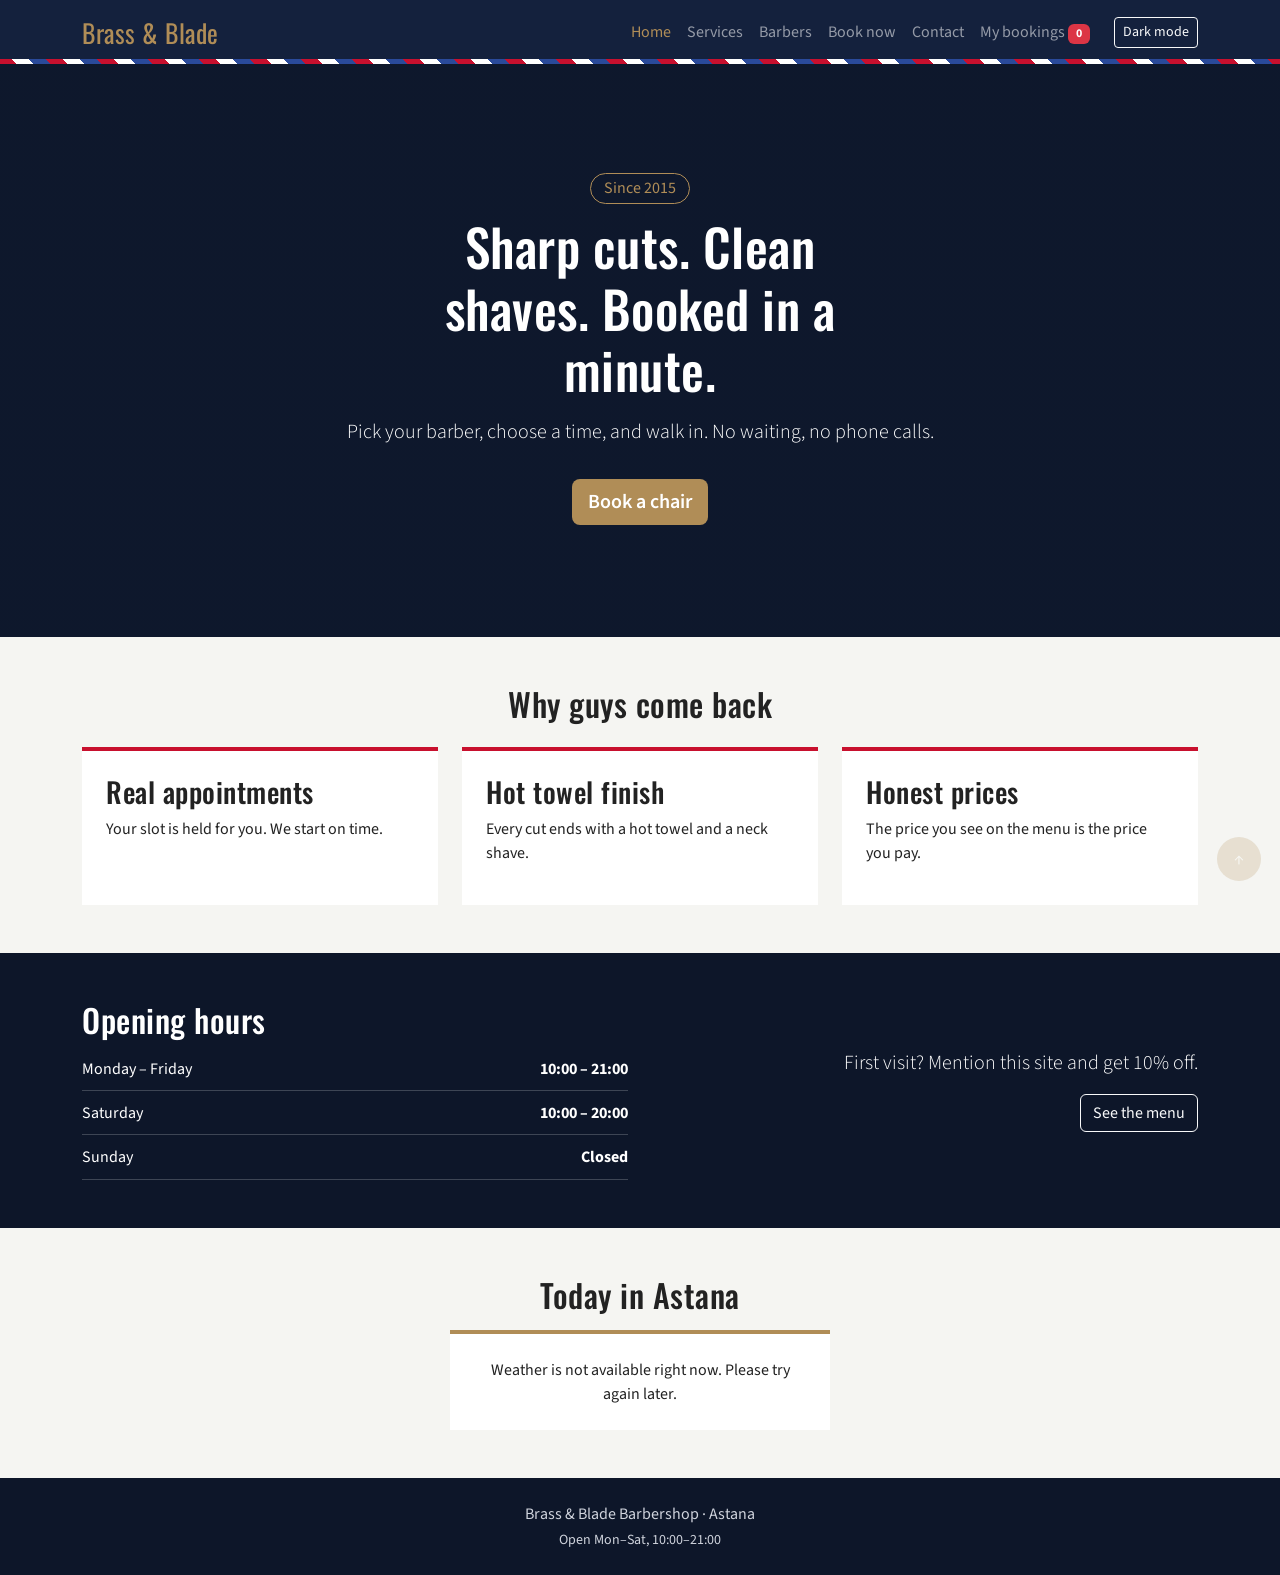
<file: index.html>
<!DOCTYPE html>
<html lang="en">
<head>
  <meta charset="UTF-8">
  <meta name="viewport" content="width=device-width, initial-scale=1">
  <title>Home | Brass &amp; Blade Barbershop</title>
  <link href="https://cdn.jsdelivr.net/npm/bootstrap@5.3.3/dist/css/bootstrap.min.css" rel="stylesheet">
  <link href="https://fonts.googleapis.com/css2?family=Oswald:wght@500;700&family=Source+Sans+3:wght@400;600&display=swap" rel="stylesheet">
  <link href="css/style.css" rel="stylesheet">
</head>
<body>
  <header id="site-header">
    <nav class="navbar navbar-expand-lg navbar-dark">
      <div class="container">
        <a class="navbar-brand" href="index.html">Brass &amp; Blade</a>
        <button class="navbar-toggler" type="button" data-bs-toggle="collapse" data-bs-target="#menu" aria-controls="menu" aria-expanded="false" aria-label="Toggle navigation"><span class="navbar-toggler-icon"></span></button>
        <div class="collapse navbar-collapse" id="menu"><ul class="navbar-nav ms-auto"><li class="nav-item"><a class="nav-link active" href="index.html">Home</a></li><li class="nav-item"><a class="nav-link" href="services.html">Services</a></li><li class="nav-item"><a class="nav-link" href="barbers.html">Barbers</a></li><li class="nav-item"><a class="nav-link" href="booking.html">Book now</a></li><li class="nav-item"><a class="nav-link" href="contact.html">Contact</a></li><li class="nav-item"><a class="nav-link" href="mybookings.html">My bookings <span class="badge bg-danger" id="booking-badge">0</span></a></li></ul>
          <button id="theme-toggle" class="btn btn-outline-light btn-sm ms-lg-3" type="button">Dark mode</button></div>
      </div>
    </nav>
  </header>
  <main>
    <section id="hero" class="text-center">
      <div class="container">
        <span class="hero-tag">Since 2015</span>
        <h1>Sharp cuts. Clean shaves. Booked in a minute.</h1>
        <p class="lead mx-auto">Pick your barber, choose a time, and walk in. No waiting, no phone calls.</p>
        <a href="booking.html" class="btn btn-brass btn-lg mt-3">Book a chair</a>
      </div>
    </section>
    <section class="py-5">
      <div class="container">
        <h2 class="text-center mb-4">Why guys come back</h2>
        <div class="features">
          <article class="feature"><h3>Real appointments</h3><p>Your slot is held for you. We start on time.</p></article>
          <article class="feature"><h3>Hot towel finish</h3><p>Every cut ends with a hot towel and a neck shave.</p></article>
          <article class="feature"><h3>Honest prices</h3><p>The price you see on the menu is the price you pay.</p></article>
        </div>
      </div>
    </section>
    <section class="py-5 bg-ink">
      <div class="container">
        <div class="row align-items-center g-4">
          <div class="col-md-6"><h2>Opening hours</h2>
            <ul class="list-unstyled hours mb-0">
              <li><span>Monday &ndash; Friday</span><strong>10:00 &ndash; 21:00</strong></li>
              <li><span>Saturday</span><strong>10:00 &ndash; 20:00</strong></li>
              <li><span>Sunday</span><strong>Closed</strong></li>
            </ul></div>
          <div class="col-md-6 text-md-end"><p class="lead">First visit? Mention this site and get 10% off.</p><a href="services.html" class="btn btn-outline-light">See the menu</a></div>
        </div>
      </div>
    </section>
    <section class="py-5">
      <div class="container text-center">
        <h2 class="mb-3">Today in Astana</h2>
        <div id="weather" class="weather-card mx-auto" aria-live="polite">Loading weather...</div>
      </div>
    </section>
  </main>
  <footer class="text-center py-4">
    <div class="container">
      <p class="mb-1">Brass &amp; Blade Barbershop &middot; Astana</p>
      <p class="mb-0 small">Open Mon&ndash;Sat, 10:00&ndash;21:00</p>
    </div>
  </footer>
  <button id="back-top" type="button" aria-label="Back to top">&uarr;</button>
  <script src="https://cdn.jsdelivr.net/npm/bootstrap@5.3.3/dist/js/bootstrap.bundle.min.js"></script>
  <script src="https://code.jquery.com/jquery-3.7.1.min.js"></script>
  <script src="js/app.js"></script>
  <script src="js/models.js"></script>
  <script src="js/api.js"></script>
  <script src="js/final.js"></script>
  <script src="js/jq.js"></script>
</body>
</html>
</file>
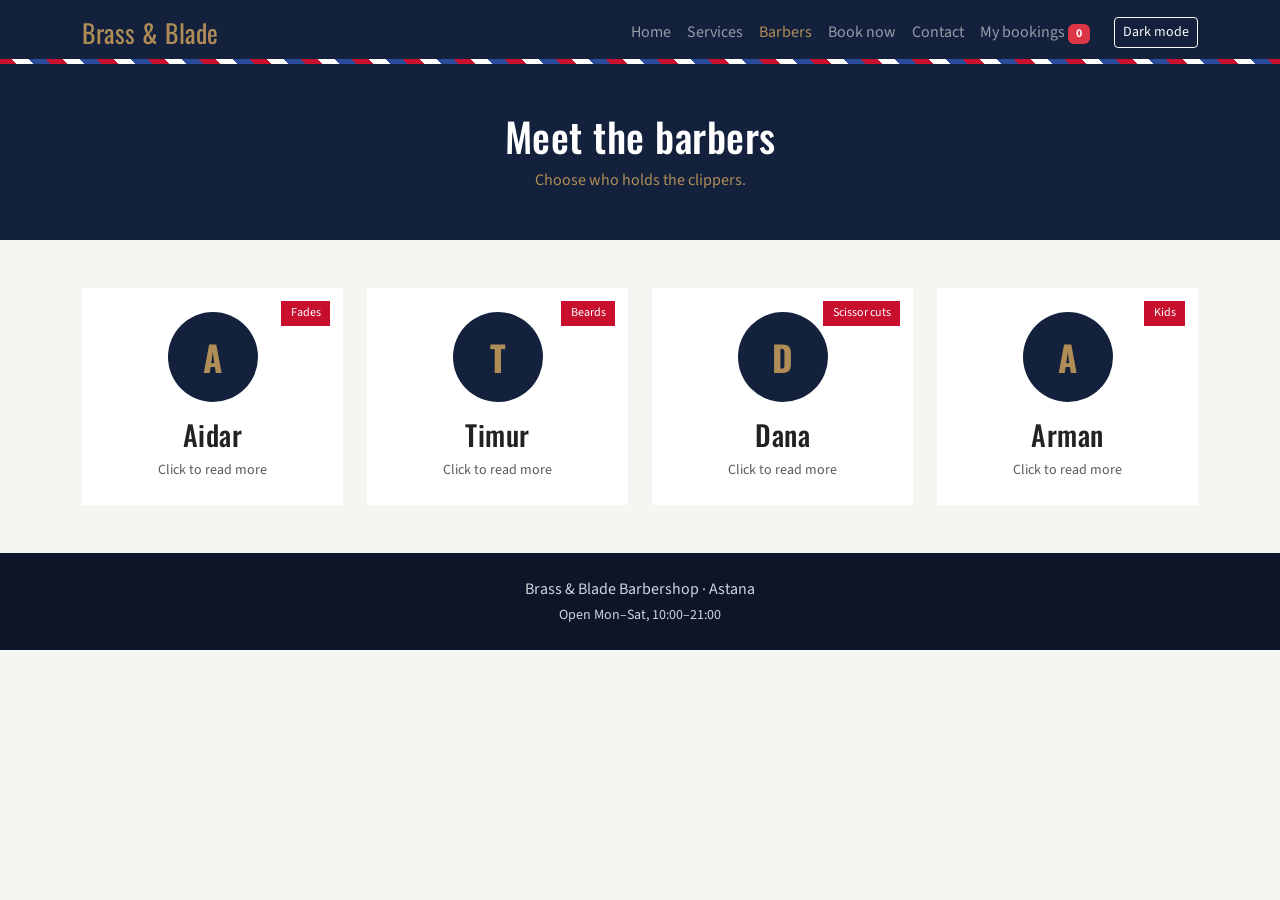
<file: barbers.html>
<!DOCTYPE html>
<html lang="en">
<head>
  <meta charset="UTF-8">
  <meta name="viewport" content="width=device-width, initial-scale=1">
  <title>Barbers | Brass &amp; Blade Barbershop</title>
  <link href="https://cdn.jsdelivr.net/npm/bootstrap@5.3.3/dist/css/bootstrap.min.css" rel="stylesheet">
  <link href="https://fonts.googleapis.com/css2?family=Oswald:wght@500;700&family=Source+Sans+3:wght@400;600&display=swap" rel="stylesheet">
  <link href="css/style.css" rel="stylesheet">
</head>
<body>
  <header id="site-header">
    <nav class="navbar navbar-expand-lg navbar-dark">
      <div class="container">
        <a class="navbar-brand" href="index.html">Brass &amp; Blade</a>
        <button class="navbar-toggler" type="button" data-bs-toggle="collapse" data-bs-target="#menu" aria-controls="menu" aria-expanded="false" aria-label="Toggle navigation"><span class="navbar-toggler-icon"></span></button>
        <div class="collapse navbar-collapse" id="menu"><ul class="navbar-nav ms-auto"><li class="nav-item"><a class="nav-link" href="index.html">Home</a></li><li class="nav-item"><a class="nav-link" href="services.html">Services</a></li><li class="nav-item"><a class="nav-link active" href="barbers.html">Barbers</a></li><li class="nav-item"><a class="nav-link" href="booking.html">Book now</a></li><li class="nav-item"><a class="nav-link" href="contact.html">Contact</a></li><li class="nav-item"><a class="nav-link" href="mybookings.html">My bookings <span class="badge bg-danger" id="booking-badge">0</span></a></li></ul>
          <button id="theme-toggle" class="btn btn-outline-light btn-sm ms-lg-3" type="button">Dark mode</button></div>
      </div>
    </nav>
  </header>
  <main>
    <section class="page-title"><div class="container"><h1>Meet the barbers</h1><p>Choose who holds the clippers.</p></div></section>
    <section class="py-5">
      <div class="container">
        <div class="barber-grid" id="barber-grid"></div>
      </div>
    </section>
  </main>
  <footer class="text-center py-4">
    <div class="container">
      <p class="mb-1">Brass &amp; Blade Barbershop &middot; Astana</p>
      <p class="mb-0 small">Open Mon&ndash;Sat, 10:00&ndash;21:00</p>
    </div>
  </footer>
  <button id="back-top" type="button" aria-label="Back to top">&uarr;</button>
  <script src="https://cdn.jsdelivr.net/npm/bootstrap@5.3.3/dist/js/bootstrap.bundle.min.js"></script>
  <script src="https://code.jquery.com/jquery-3.7.1.min.js"></script>
  <script src="js/app.js"></script>
  <script src="js/models.js"></script>
  <script src="js/api.js"></script>
  <script src="js/final.js"></script>
  <script src="js/jq.js"></script>
</body>
</html>
</file>
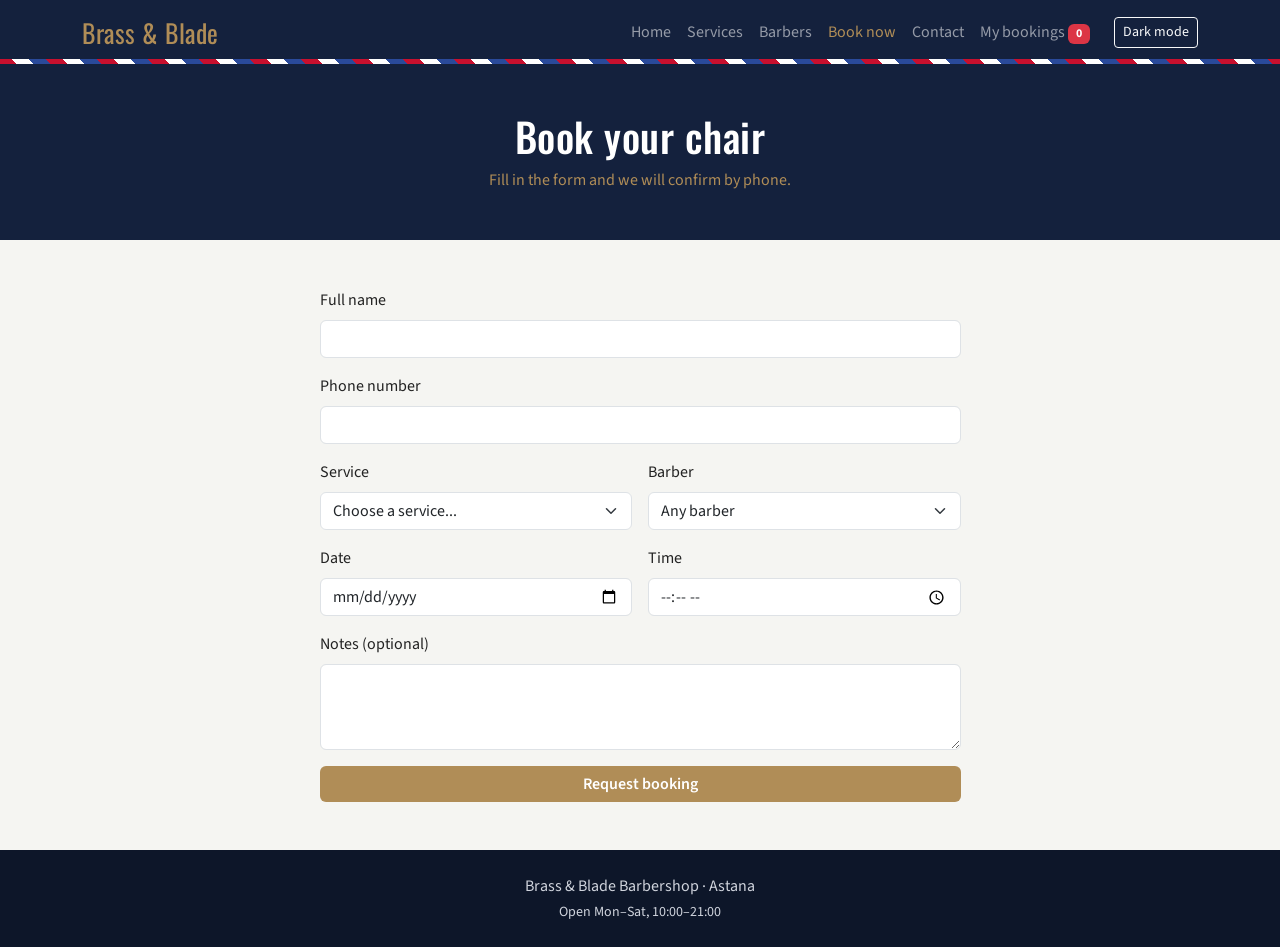
<file: booking.html>
<!DOCTYPE html>
<html lang="en">
<head>
  <meta charset="UTF-8">
  <meta name="viewport" content="width=device-width, initial-scale=1">
  <title>Book now | Brass &amp; Blade Barbershop</title>
  <link href="https://cdn.jsdelivr.net/npm/bootstrap@5.3.3/dist/css/bootstrap.min.css" rel="stylesheet">
  <link href="https://fonts.googleapis.com/css2?family=Oswald:wght@500;700&family=Source+Sans+3:wght@400;600&display=swap" rel="stylesheet">
  <link href="css/style.css" rel="stylesheet">
</head>
<body>
  <header id="site-header">
    <nav class="navbar navbar-expand-lg navbar-dark">
      <div class="container">
        <a class="navbar-brand" href="index.html">Brass &amp; Blade</a>
        <button class="navbar-toggler" type="button" data-bs-toggle="collapse" data-bs-target="#menu" aria-controls="menu" aria-expanded="false" aria-label="Toggle navigation"><span class="navbar-toggler-icon"></span></button>
        <div class="collapse navbar-collapse" id="menu"><ul class="navbar-nav ms-auto"><li class="nav-item"><a class="nav-link" href="index.html">Home</a></li><li class="nav-item"><a class="nav-link" href="services.html">Services</a></li><li class="nav-item"><a class="nav-link" href="barbers.html">Barbers</a></li><li class="nav-item"><a class="nav-link active" href="booking.html">Book now</a></li><li class="nav-item"><a class="nav-link" href="contact.html">Contact</a></li><li class="nav-item"><a class="nav-link" href="mybookings.html">My bookings <span class="badge bg-danger" id="booking-badge">0</span></a></li></ul>
          <button id="theme-toggle" class="btn btn-outline-light btn-sm ms-lg-3" type="button">Dark mode</button></div>
      </div>
    </nav>
  </header>
  <main>
    <section class="page-title"><div class="container"><h1>Book your chair</h1><p>Fill in the form and we will confirm by phone.</p></div></section>
    <section class="py-5">
      <div class="container">
        <div class="row justify-content-center">
          <div class="col-lg-7">
            <div id="booking-success" class="alert alert-success" role="alert" hidden></div>
            <form id="booking-form" action="#" method="post" novalidate>
              <div class="mb-3"><label for="name" class="form-label">Full name</label><input type="text" class="form-control" id="name" name="name" required><div class="invalid-feedback"></div></div>
              <div class="mb-3"><label for="phone" class="form-label">Phone number</label><input type="tel" class="form-control" id="phone" name="phone" required><div class="invalid-feedback"></div></div>
              <div class="row g-3 mb-3">
                <div class="col-sm-6"><label for="service" class="form-label">Service</label>
                  <select class="form-select" id="service" name="service"></select><div class="invalid-feedback"></div></div>
                <div class="col-sm-6"><label for="barber" class="form-label">Barber</label>
                  <select class="form-select" id="barber" name="barber"></select></div>
              </div>
              <div class="row g-3 mb-3">
                <div class="col-sm-6"><label for="date" class="form-label">Date</label><input type="date" class="form-control" id="date" name="date" required><div class="invalid-feedback"></div></div>
                <div class="col-sm-6"><label for="time" class="form-label">Time</label><input type="time" class="form-control" id="time" name="time" min="10:00" max="20:00" required><div class="invalid-feedback"></div></div>
              </div>
              <p id="price-summary" class="fw-semibold"></p>
              <div class="mb-3"><label for="notes" class="form-label">Notes (optional)</label><textarea class="form-control" id="notes" name="notes" rows="3"></textarea></div>
              <button type="submit" class="btn btn-brass w-100">Request booking</button>
            </form>
          </div>
        </div>
      </div>
    </section>
  </main>
  <footer class="text-center py-4">
    <div class="container">
      <p class="mb-1">Brass &amp; Blade Barbershop &middot; Astana</p>
      <p class="mb-0 small">Open Mon&ndash;Sat, 10:00&ndash;21:00</p>
    </div>
  </footer>
  <button id="back-top" type="button" aria-label="Back to top">&uarr;</button>
  <script src="https://cdn.jsdelivr.net/npm/bootstrap@5.3.3/dist/js/bootstrap.bundle.min.js"></script>
  <script src="https://code.jquery.com/jquery-3.7.1.min.js"></script>
  <script src="js/app.js"></script>
  <script src="js/models.js"></script>
  <script src="js/api.js"></script>
  <script src="js/final.js"></script>
  <script src="js/jq.js"></script>
</body>
</html>
</file>
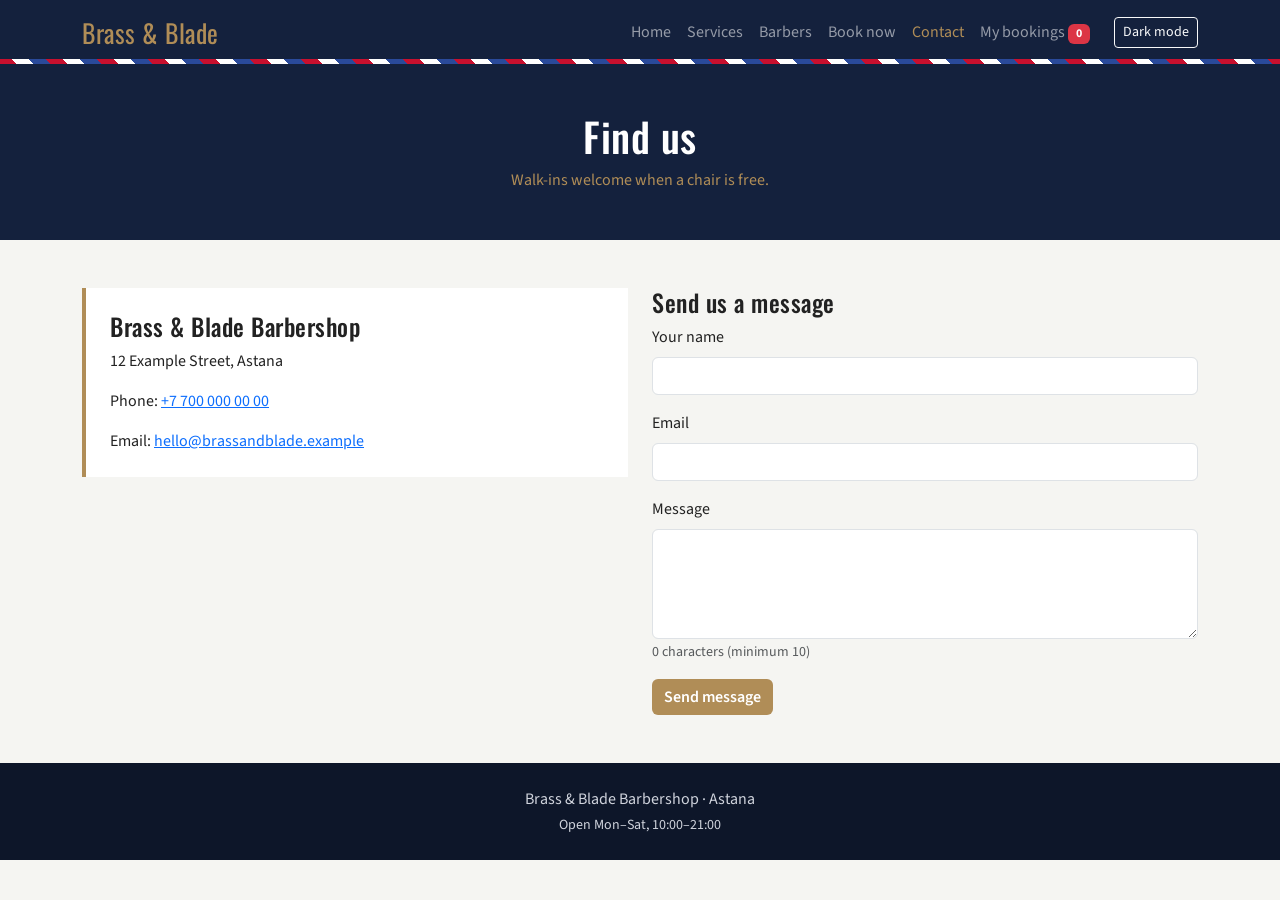
<file: contact.html>
<!DOCTYPE html>
<html lang="en">
<head>
  <meta charset="UTF-8">
  <meta name="viewport" content="width=device-width, initial-scale=1">
  <title>Contact | Brass &amp; Blade Barbershop</title>
  <link href="https://cdn.jsdelivr.net/npm/bootstrap@5.3.3/dist/css/bootstrap.min.css" rel="stylesheet">
  <link href="https://fonts.googleapis.com/css2?family=Oswald:wght@500;700&family=Source+Sans+3:wght@400;600&display=swap" rel="stylesheet">
  <link href="css/style.css" rel="stylesheet">
</head>
<body>
  <header id="site-header">
    <nav class="navbar navbar-expand-lg navbar-dark">
      <div class="container">
        <a class="navbar-brand" href="index.html">Brass &amp; Blade</a>
        <button class="navbar-toggler" type="button" data-bs-toggle="collapse" data-bs-target="#menu" aria-controls="menu" aria-expanded="false" aria-label="Toggle navigation"><span class="navbar-toggler-icon"></span></button>
        <div class="collapse navbar-collapse" id="menu"><ul class="navbar-nav ms-auto"><li class="nav-item"><a class="nav-link" href="index.html">Home</a></li><li class="nav-item"><a class="nav-link" href="services.html">Services</a></li><li class="nav-item"><a class="nav-link" href="barbers.html">Barbers</a></li><li class="nav-item"><a class="nav-link" href="booking.html">Book now</a></li><li class="nav-item"><a class="nav-link active" href="contact.html">Contact</a></li><li class="nav-item"><a class="nav-link" href="mybookings.html">My bookings <span class="badge bg-danger" id="booking-badge">0</span></a></li></ul>
          <button id="theme-toggle" class="btn btn-outline-light btn-sm ms-lg-3" type="button">Dark mode</button></div>
      </div>
    </nav>
  </header>
  <main>
    <section class="page-title"><div class="container"><h1>Find us</h1><p>Walk-ins welcome when a chair is free.</p></div></section>
    <section class="py-5">
      <div class="container">
        <div class="row g-4">
          <div class="col-md-6">
            <address class="contact-card">
              <h2 class="h4">Brass &amp; Blade Barbershop</h2>
              <p>12 Example Street, Astana</p>
              <p>Phone: <a href="tel:+77000000000">+7 700 000 00 00</a></p>
              <p class="mb-0">Email: <a href="mailto:hello@brassandblade.example">hello@brassandblade.example</a></p>
            </address>
          </div>
          <div class="col-md-6">
            <div id="contact-success" class="alert alert-success" role="alert" hidden>Thank you! Your message was sent.</div>
            <form id="feedback-form" action="#" method="post" novalidate>
              <h2 class="h4">Send us a message</h2>
              <div class="mb-3"><label for="fname" class="form-label">Your name</label><input type="text" class="form-control" id="fname" name="fname" required><div class="invalid-feedback"></div></div>
              <div class="mb-3"><label for="email" class="form-label">Email</label><input type="email" class="form-control" id="email" name="email" required><div class="invalid-feedback"></div></div>
              <div class="mb-3"><label for="msg" class="form-label">Message</label><textarea class="form-control" id="msg" name="msg" rows="4" required></textarea><small id="msg-count" class="text-muted">0 characters (minimum 10)</small><div class="invalid-feedback"></div></div>
              <button type="submit" class="btn btn-brass">Send message</button>
            </form>
          </div>
        </div>
      </div>
    </section>
  </main>
  <footer class="text-center py-4">
    <div class="container">
      <p class="mb-1">Brass &amp; Blade Barbershop &middot; Astana</p>
      <p class="mb-0 small">Open Mon&ndash;Sat, 10:00&ndash;21:00</p>
    </div>
  </footer>
  <button id="back-top" type="button" aria-label="Back to top">&uarr;</button>
  <script src="https://cdn.jsdelivr.net/npm/bootstrap@5.3.3/dist/js/bootstrap.bundle.min.js"></script>
  <script src="https://code.jquery.com/jquery-3.7.1.min.js"></script>
  <script src="js/app.js"></script>
  <script src="js/models.js"></script>
  <script src="js/api.js"></script>
  <script src="js/final.js"></script>
  <script src="js/jq.js"></script>
</body>
</html>
</file>
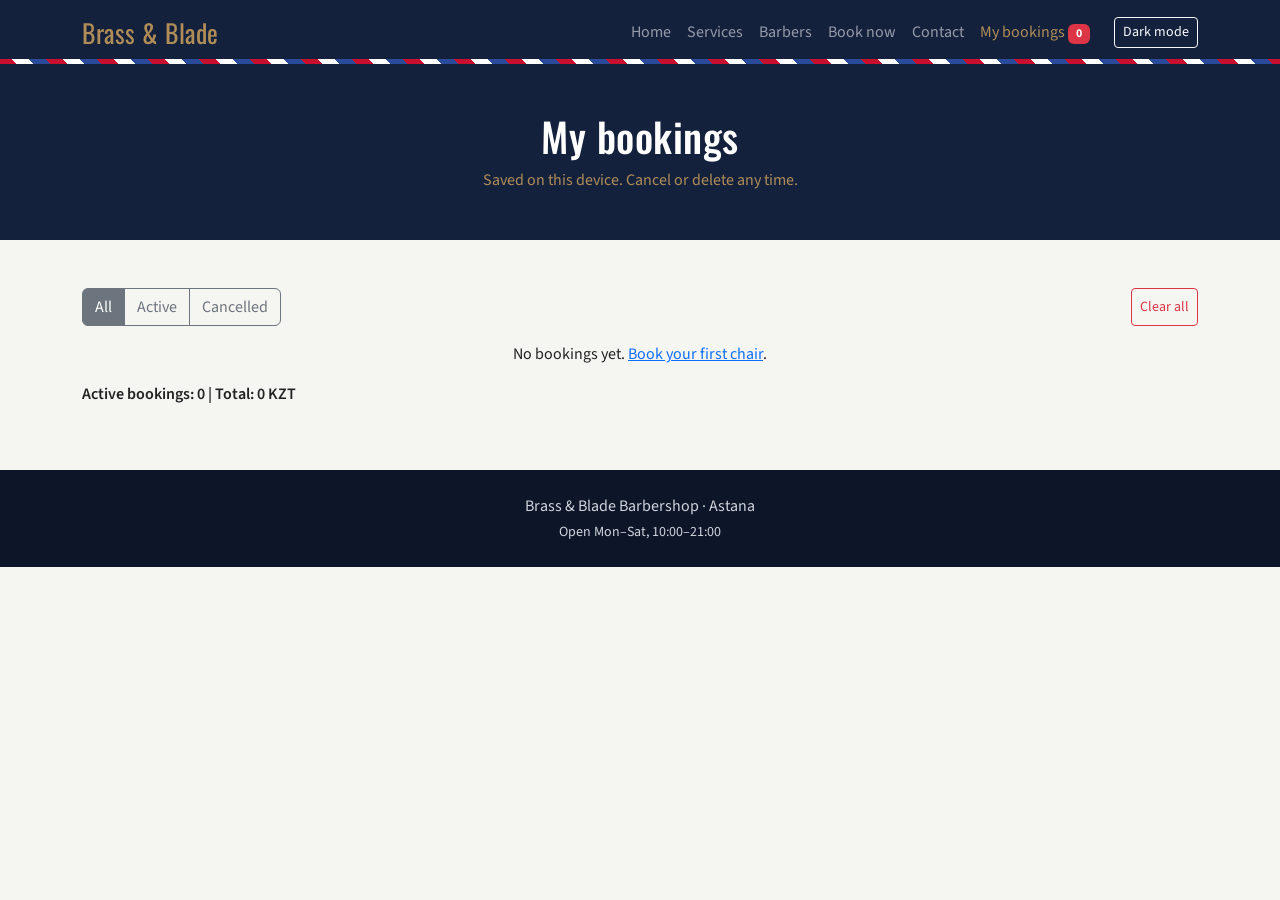
<file: mybookings.html>
<!DOCTYPE html>
<html lang="en">
<head>
  <meta charset="UTF-8">
  <meta name="viewport" content="width=device-width, initial-scale=1">
  <title>My bookings | Brass &amp; Blade Barbershop</title>
  <link href="https://cdn.jsdelivr.net/npm/bootstrap@5.3.3/dist/css/bootstrap.min.css" rel="stylesheet">
  <link href="https://fonts.googleapis.com/css2?family=Oswald:wght@500;700&family=Source+Sans+3:wght@400;600&display=swap" rel="stylesheet">
  <link href="css/style.css" rel="stylesheet">
</head>
<body>
  <header id="site-header">
    <nav class="navbar navbar-expand-lg navbar-dark">
      <div class="container">
        <a class="navbar-brand" href="index.html">Brass &amp; Blade</a>
        <button class="navbar-toggler" type="button" data-bs-toggle="collapse" data-bs-target="#menu" aria-controls="menu" aria-expanded="false" aria-label="Toggle navigation"><span class="navbar-toggler-icon"></span></button>
        <div class="collapse navbar-collapse" id="menu"><ul class="navbar-nav ms-auto"><li class="nav-item"><a class="nav-link" href="index.html">Home</a></li><li class="nav-item"><a class="nav-link" href="services.html">Services</a></li><li class="nav-item"><a class="nav-link" href="barbers.html">Barbers</a></li><li class="nav-item"><a class="nav-link" href="booking.html">Book now</a></li><li class="nav-item"><a class="nav-link" href="contact.html">Contact</a></li><li class="nav-item"><a class="nav-link active" href="mybookings.html" aria-current="page">My bookings <span class="badge bg-danger" id="booking-badge">0</span></a></li></ul>
          <button id="theme-toggle" class="btn btn-outline-light btn-sm ms-lg-3" type="button">Dark mode</button></div>
      </div>
    </nav>
  </header>
  <main>
    <section class="page-title"><div class="container"><h1>My bookings</h1><p>Saved on this device. Cancel or delete any time.</p></div></section>
    <section class="py-5">
      <div class="container">
        <div class="d-flex flex-wrap gap-2 justify-content-between mb-3">
          <div class="btn-group" id="status-filter" role="group" aria-label="Filter by status">
            <button type="button" class="btn btn-outline-secondary active" data-status="all">All</button>
            <button type="button" class="btn btn-outline-secondary" data-status="active">Active</button>
            <button type="button" class="btn btn-outline-secondary" data-status="cancelled">Cancelled</button>
          </div>
          <button type="button" id="clear-all" class="btn btn-outline-danger btn-sm">Clear all</button>
        </div>
        <div class="table-responsive">
          <table class="table table-striped align-middle" id="bookings-table">
            <thead><tr><th>Ref</th><th>Date</th><th>Time</th><th>Service</th><th>Barber</th><th>Price</th><th>Status</th><th>Actions</th></tr></thead>
            <tbody id="bookings-body"></tbody>
          </table>
        </div>
        <p id="bookings-empty" class="text-center">No bookings yet. <a href="booking.html">Book your first chair</a>.</p>
        <p id="bookings-stats" class="fw-semibold"></p>
      </div>
    </section>
  </main>
  <footer class="text-center py-4">
    <div class="container">
      <p class="mb-1">Brass &amp; Blade Barbershop &middot; Astana</p>
      <p class="mb-0 small">Open Mon&ndash;Sat, 10:00&ndash;21:00</p>
    </div>
  </footer>
  <button id="back-top" type="button" aria-label="Back to top">&uarr;</button>
  <script src="https://cdn.jsdelivr.net/npm/bootstrap@5.3.3/dist/js/bootstrap.bundle.min.js"></script>
  <script src="https://code.jquery.com/jquery-3.7.1.min.js"></script>
  <script src="js/app.js"></script>
  <script src="js/models.js"></script>
  <script src="js/api.js"></script>
  <script src="js/final.js"></script>
  <script src="js/jq.js"></script>
</body>
</html>
</file>
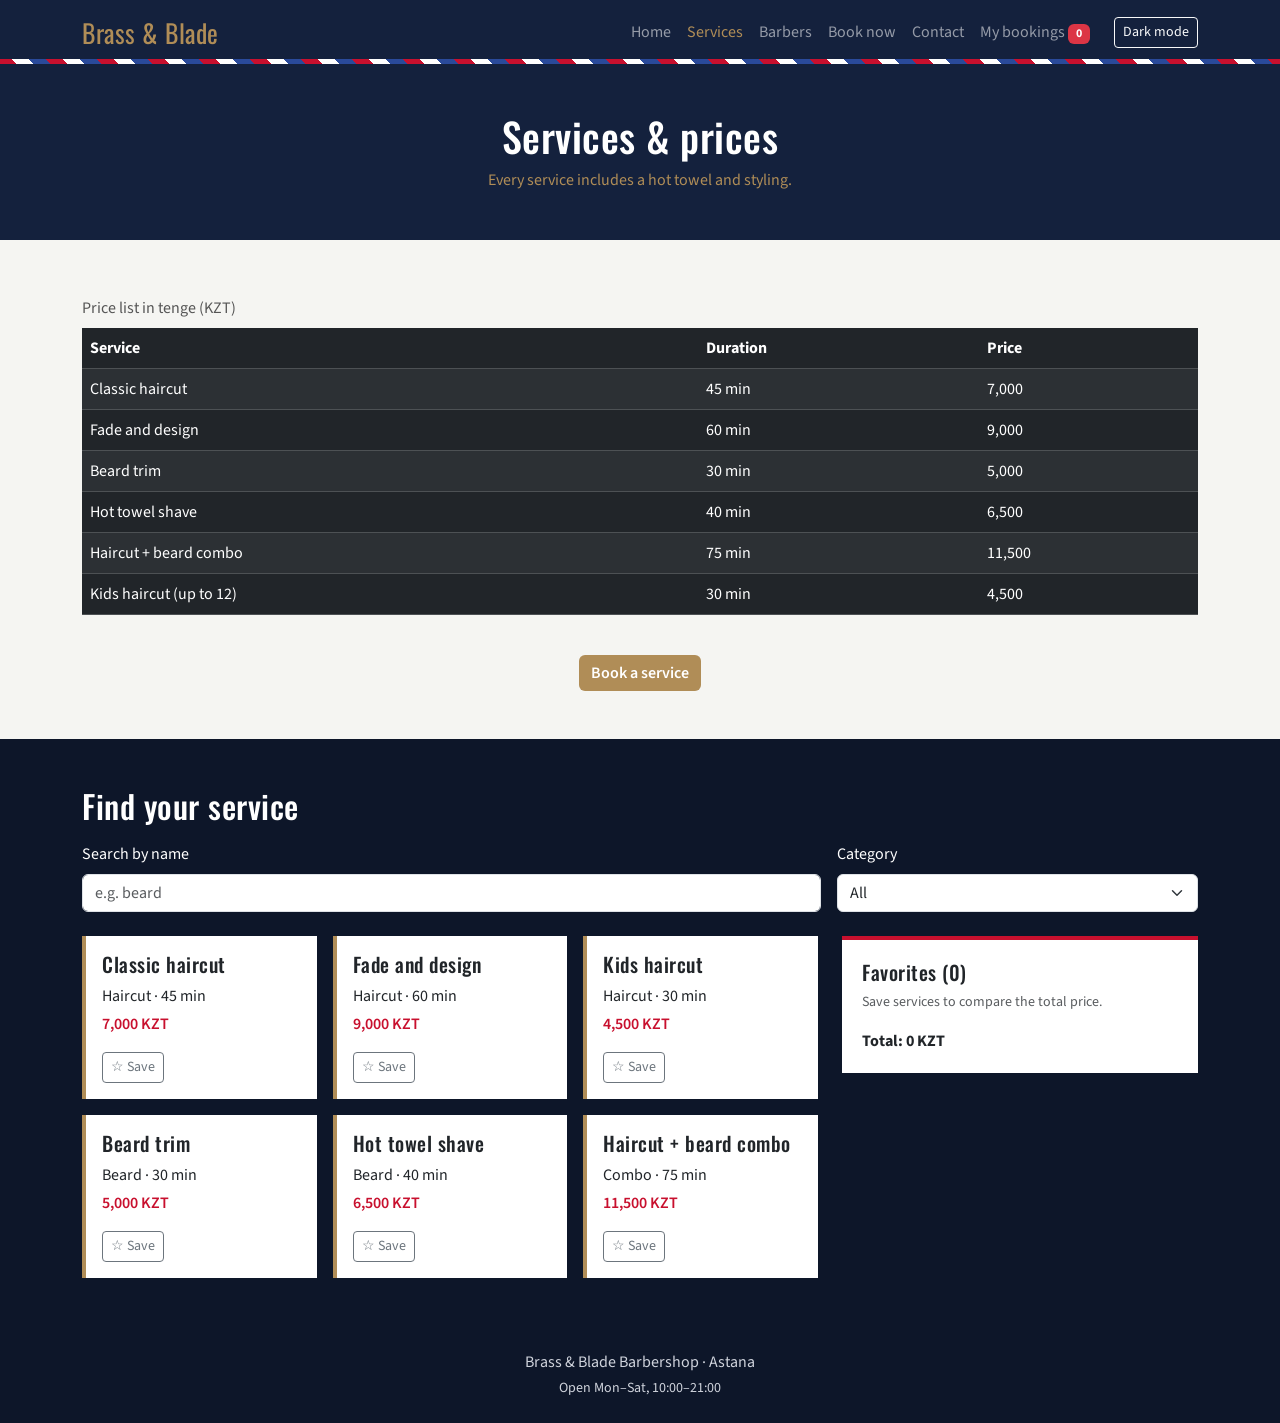
<file: services.html>
<!DOCTYPE html>
<html lang="en">
<head>
  <meta charset="UTF-8">
  <meta name="viewport" content="width=device-width, initial-scale=1">
  <title>Services | Brass &amp; Blade Barbershop</title>
  <link href="https://cdn.jsdelivr.net/npm/bootstrap@5.3.3/dist/css/bootstrap.min.css" rel="stylesheet">
  <link href="https://fonts.googleapis.com/css2?family=Oswald:wght@500;700&family=Source+Sans+3:wght@400;600&display=swap" rel="stylesheet">
  <link href="css/style.css" rel="stylesheet">
</head>
<body>
  <header id="site-header">
    <nav class="navbar navbar-expand-lg navbar-dark">
      <div class="container">
        <a class="navbar-brand" href="index.html">Brass &amp; Blade</a>
        <button class="navbar-toggler" type="button" data-bs-toggle="collapse" data-bs-target="#menu" aria-controls="menu" aria-expanded="false" aria-label="Toggle navigation"><span class="navbar-toggler-icon"></span></button>
        <div class="collapse navbar-collapse" id="menu"><ul class="navbar-nav ms-auto"><li class="nav-item"><a class="nav-link" href="index.html">Home</a></li><li class="nav-item"><a class="nav-link active" href="services.html">Services</a></li><li class="nav-item"><a class="nav-link" href="barbers.html">Barbers</a></li><li class="nav-item"><a class="nav-link" href="booking.html">Book now</a></li><li class="nav-item"><a class="nav-link" href="contact.html">Contact</a></li><li class="nav-item"><a class="nav-link" href="mybookings.html">My bookings <span class="badge bg-danger" id="booking-badge">0</span></a></li></ul>
          <button id="theme-toggle" class="btn btn-outline-light btn-sm ms-lg-3" type="button">Dark mode</button></div>
      </div>
    </nav>
  </header>
  <main>
    <section class="page-title"><div class="container"><h1>Services &amp; prices</h1><p>Every service includes a hot towel and styling.</p></div></section>
    <section class="py-5">
      <div class="container">
        <div class="table-responsive">
          <table class="table table-dark table-striped align-middle" id="price-table">
            <caption>Price list in tenge (KZT)</caption>
            <thead><tr><th scope="col">Service</th><th scope="col">Duration</th><th scope="col">Price</th></tr></thead>
            <tbody>
              <tr><td>Classic haircut</td><td>45 min</td><td>7,000</td></tr>
              <tr><td>Fade and design</td><td>60 min</td><td>9,000</td></tr>
              <tr><td>Beard trim</td><td>30 min</td><td>5,000</td></tr>
              <tr><td>Hot towel shave</td><td>40 min</td><td>6,500</td></tr>
              <tr><td>Haircut + beard combo</td><td>75 min</td><td>11,500</td></tr>
              <tr><td>Kids haircut (up to 12)</td><td>30 min</td><td>4,500</td></tr>
            </tbody>
          </table>
        </div>
        <div class="text-center mt-4"><a href="booking.html" class="btn btn-brass">Book a service</a></div>
      </div>
    </section>
    <section class="py-5 bg-ink">
      <div class="container">
        <h2 class="mb-3">Find your service</h2>
        <div class="row g-3 mb-4">
          <div class="col-md-8"><label for="search" class="form-label">Search by name</label><input type="search" id="search" class="form-control" placeholder="e.g. beard"></div>
          <div class="col-md-4"><label for="category" class="form-label">Category</label>
            <select id="category" class="form-select"><option>All</option><option>Haircut</option><option>Beard</option><option>Combo</option></select></div>
        </div>
        <div class="row g-4">
          <div class="col-lg-8"><div class="service-grid text-body" id="service-list"></div></div>
          <div class="col-lg-4"><aside id="fav-panel" class="text-body">
            <h3 class="h5">Favorites (<span id="fav-count">0</span>)</h3>
            <p id="fav-empty" class="text-muted small">Save services to compare the total price.</p>
            <ul id="fav-list"></ul>
            <p class="mb-0"><strong>Total: <span id="fav-total">0 KZT</span></strong></p>
          </aside></div>
        </div>
      </div>
    </section>
  </main>
  <footer class="text-center py-4">
    <div class="container">
      <p class="mb-1">Brass &amp; Blade Barbershop &middot; Astana</p>
      <p class="mb-0 small">Open Mon&ndash;Sat, 10:00&ndash;21:00</p>
    </div>
  </footer>
  <button id="back-top" type="button" aria-label="Back to top">&uarr;</button>
  <script src="https://cdn.jsdelivr.net/npm/bootstrap@5.3.3/dist/js/bootstrap.bundle.min.js"></script>
  <script src="https://code.jquery.com/jquery-3.7.1.min.js"></script>
  <script src="js/app.js"></script>
  <script src="js/models.js"></script>
  <script src="js/api.js"></script>
  <script src="js/final.js"></script>
  <script src="js/jq.js"></script>
</body>
</html>
</file>
<file: css/style.css>
/* Theme: ink navy, barber-pole red, brass */
:root { --ink:#14213d; --ink-2:#0d1629; --red:#c8102e; --brass:#b08d57; --paper:#f5f5f2; }
body { font-family:'Source Sans 3',sans-serif; color:#222; background:var(--paper); }
h1,h2,h3,.navbar-brand { font-family:'Oswald',sans-serif; letter-spacing:.5px; }

/* Positioning: sticky header (fixed-style) + barber-pole stripe via ::after (absolute) */
#site-header { position:sticky; top:0; z-index:100; background:var(--ink); }
#site-header::after { content:""; position:absolute; left:0; right:0; bottom:0; height:5px;
  background:repeating-linear-gradient(45deg,var(--red) 0 12px,#fff 12px 24px,#2a4a9a 24px 36px); }
.navbar-brand { font-size:1.6rem; color:var(--brass)!important; }
.nav-link.active { color:var(--brass)!important; }

#hero { background:linear-gradient(rgba(13,22,41,.85),rgba(13,22,41,.85)),var(--ink); color:#fff; padding:7rem 0; }
#hero h1 { font-size:3.2rem; max-width:18ch; margin:1rem auto; }
.hero-tag { border:1px solid var(--brass); color:var(--brass); padding:.2rem .8rem; border-radius:2rem; }
.btn-brass { background:var(--brass); color:#fff; border:0; font-weight:600; }
.btn-brass:hover { background:var(--red); color:#fff; }

.page-title { background:var(--ink); color:#fff; padding:3rem 0; text-align:center; }
.page-title p { color:var(--brass); margin:0; }
.bg-ink { background:var(--ink-2); color:#fff; }

/* Flexbox */
.features { display:flex; gap:1.5rem; }
.feature { flex:1; background:#fff; padding:1.5rem; border-top:4px solid var(--red); }
.hours li { display:flex; justify-content:space-between; border-bottom:1px solid #ffffff33; padding:.6rem 0; }

/* Grid */
.barber-grid { display:grid; grid-template-columns:repeat(4,1fr); gap:1.5rem; }
.barber { position:relative; background:#fff; padding:1.5rem; text-align:center; }
.avatar { width:90px; height:90px; margin:0 auto 1rem; border-radius:50%; background:var(--ink); color:var(--brass);
  display:flex; align-items:center; justify-content:center; font:700 2.2rem 'Oswald',sans-serif; }
.badge-spec { position:absolute; top:.8rem; right:.8rem; background:var(--red); color:#fff; font-size:.75rem; padding:.2rem .6rem; }

#price-table caption { caption-side:top; color:#555; }
.contact-card { background:#fff; padding:1.5rem; border-left:4px solid var(--brass); font-style:normal; }
footer { background:var(--ink-2); color:#cfd3dc; }

/* Tablet */
@media (max-width:992px) {
  .barber-grid { grid-template-columns:repeat(2,1fr); }
  #hero h1 { font-size:2.5rem; }
}
/* Mobile */
@media (max-width:576px) {
  .features { flex-direction:column; }
  .barber-grid { grid-template-columns:1fr; }
  #hero { padding:4rem 0; }
  #hero h1 { font-size:2rem; }
}

/* ===== Endterm additions ===== */
.service-grid { display:grid; grid-template-columns:repeat(3,1fr); gap:1rem; }
.service-card { background:#fff; padding:1rem; border-left:4px solid var(--brass); }
.service-card .price { font-weight:600; color:var(--red); }
#fav-panel { background:#fff; padding:1.25rem; border-top:4px solid var(--red); }
#fav-list { list-style:none; padding:0; }
#fav-list li { display:flex; justify-content:space-between; align-items:center; padding:.4rem 0; border-bottom:1px solid #ddd; }
.bio { display:none; }
.barber { cursor:pointer; }
.row-picked > * { background-color:var(--red)!important; }
.feature-closed { border-top-color:var(--brass); }
#back-top { display:none; position:fixed; right:1.2rem; bottom:1.2rem; width:44px; height:44px; border:0; border-radius:50%; background:var(--brass); color:#fff; z-index:200; }
.toast-note { position:fixed; left:50%; bottom:1.5rem; transform:translateX(-50%); background:var(--ink); color:#fff; padding:.6rem 1.2rem; border-radius:.4rem; z-index:300; }
body.dark-mode { background:#0d1629; color:#e8e8e8; }
body.dark-mode .feature, body.dark-mode .barber, body.dark-mode .contact-card, body.dark-mode .service-card, body.dark-mode #fav-panel { background:#1b2a4a; color:#e8e8e8; }
body.dark-mode #fav-list li { border-color:#33466e; }
body.dark-mode .btn-close { filter:invert(1); }
@media (max-width:992px) { .service-grid { grid-template-columns:repeat(2,1fr); } }
@media (max-width:576px) { .service-grid { grid-template-columns:1fr; } }

/* ===== Final project additions ===== */
.weather-card { max-width:380px; background:#fff; padding:1.5rem; border-top:4px solid var(--brass); }
body.dark-mode .weather-card { background:#1b2a4a; color:#e8e8e8; }
body.dark-mode .table { --bs-table-color:#e8e8e8; --bs-table-bg:#1b2a4a; --bs-table-striped-bg:#22345c; --bs-table-striped-color:#e8e8e8; }
</file>
